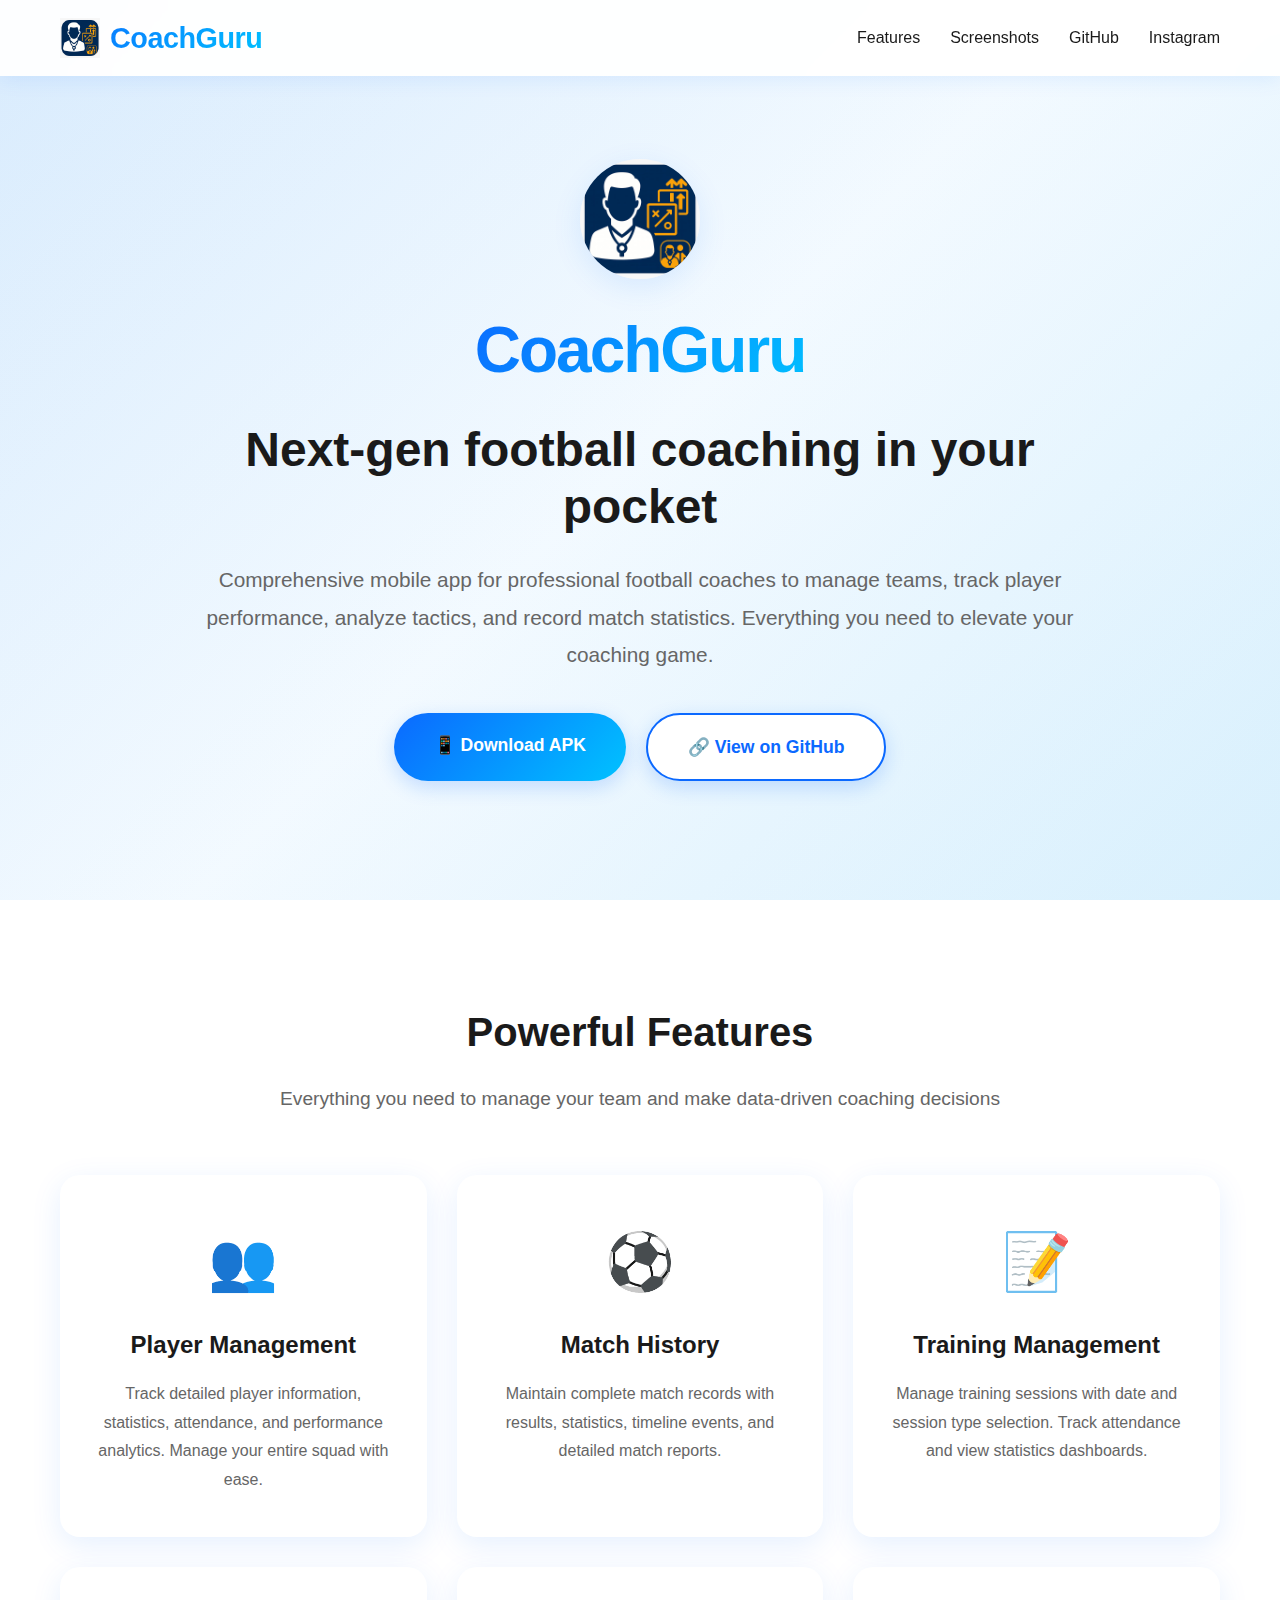
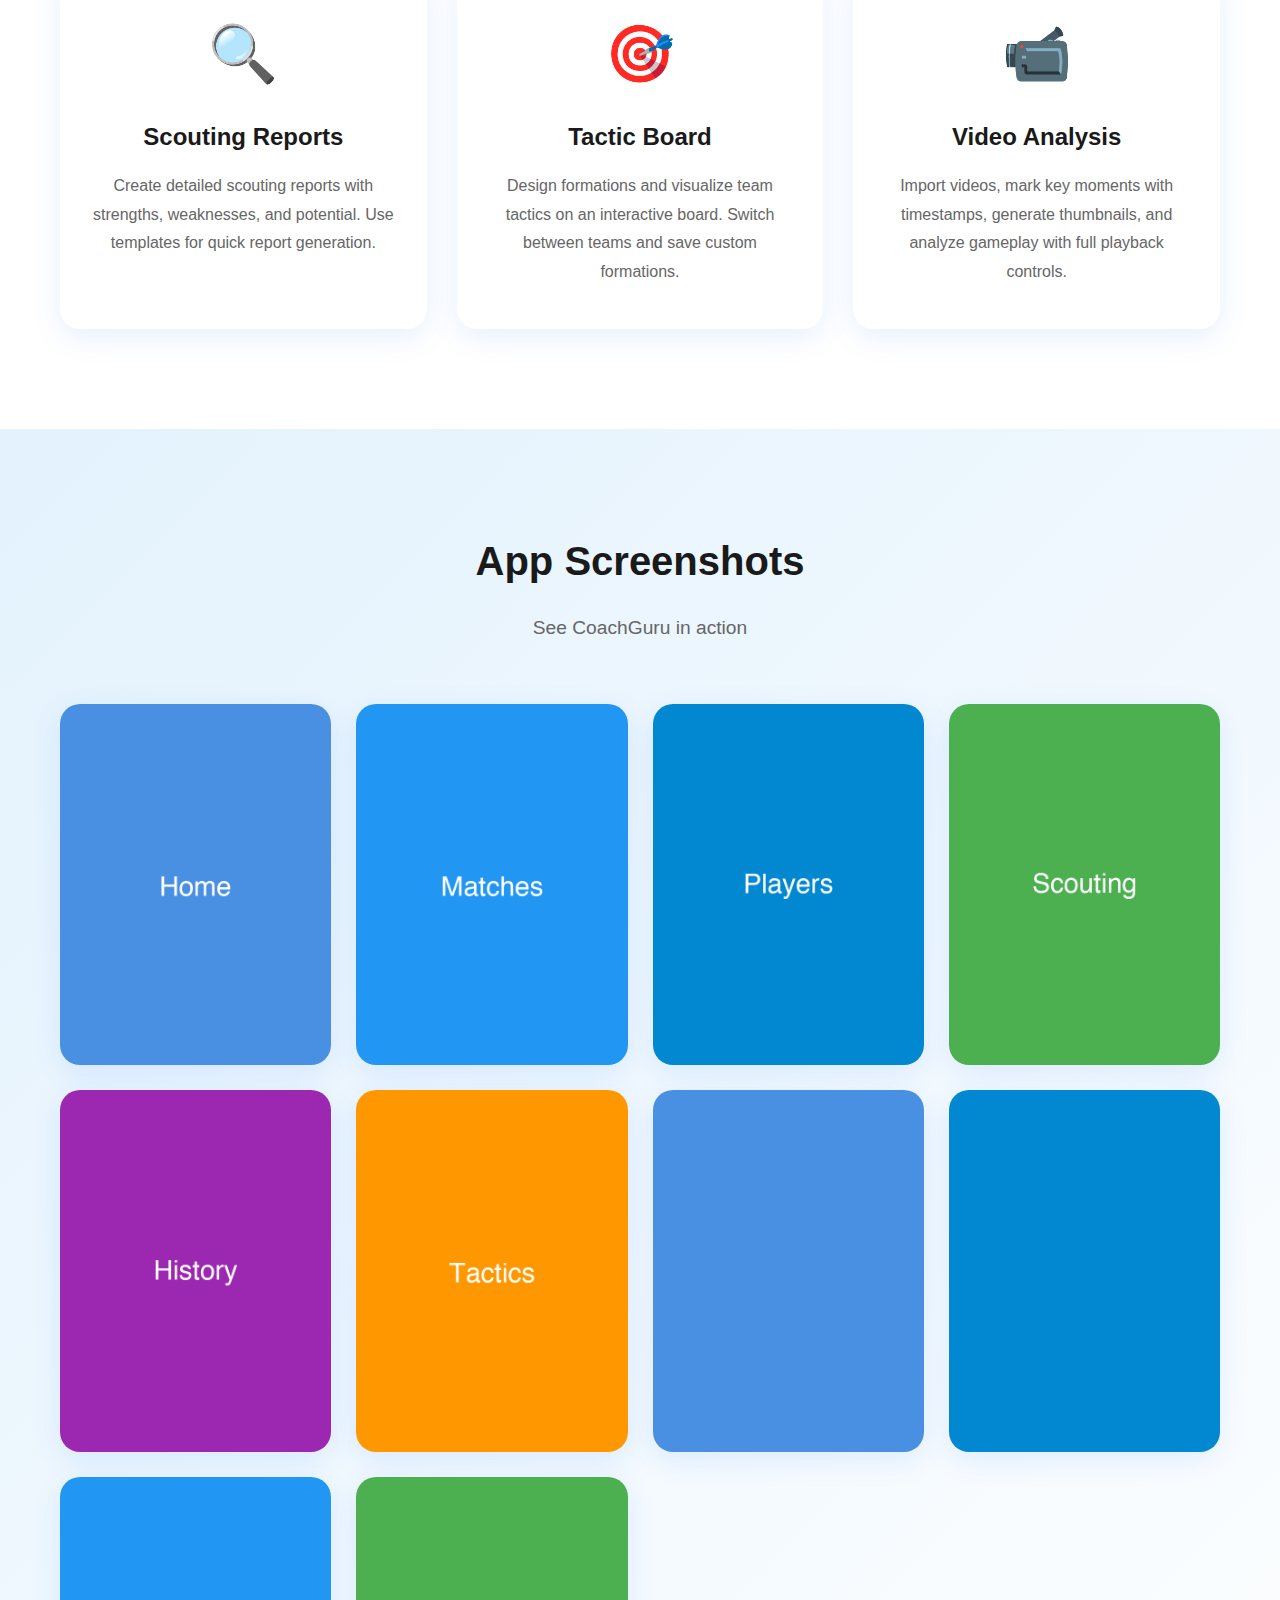
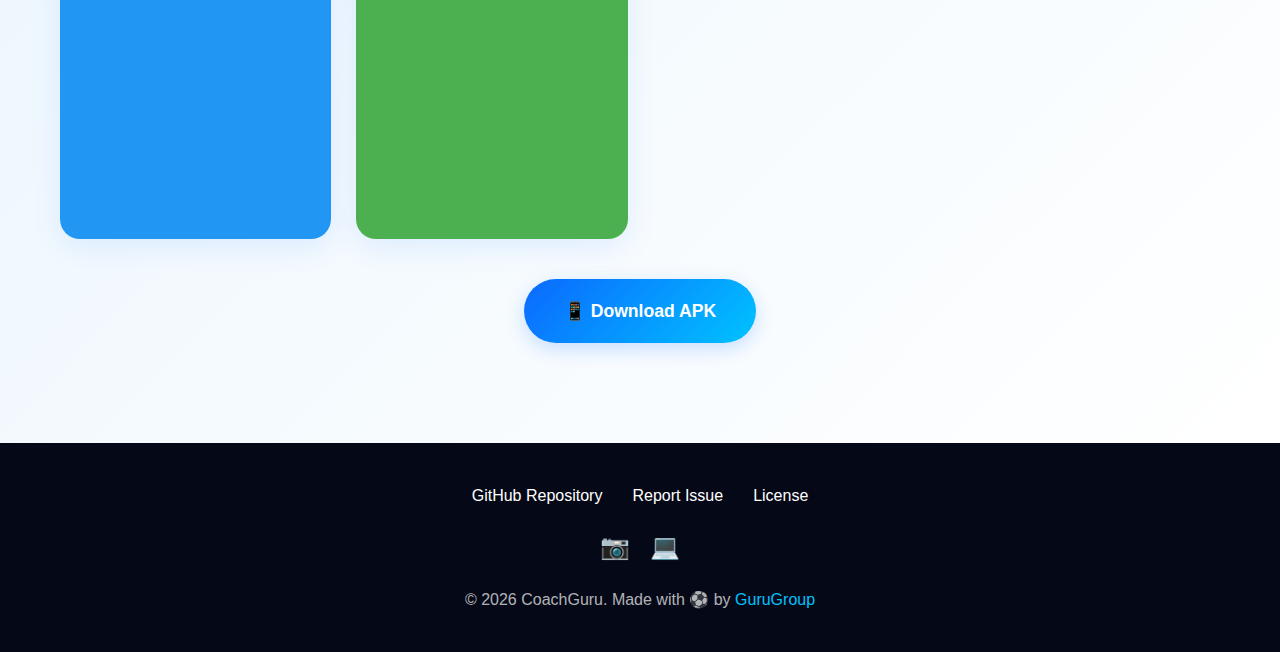
<file: docs/index.html>
<!DOCTYPE html>
<html lang="en">
<head>
    <meta charset="UTF-8">
    <meta name="viewport" content="width=device-width, initial-scale=1.0">
    
    <!-- Favicon -->
    <link rel="icon" type="image/png" href="assets/logo/favicon.png?v=2">
    <link rel="shortcut icon" href="assets/logo/favicon.ico?v=2">
    <link rel="apple-touch-icon" href="assets/logo/coachguru_logo.png?v=2">
    
    <!-- Primary Meta Tags -->
    <title>CoachGuru – Football Coaching App</title>
    <meta name="title" content="CoachGuru – Football Coaching App">
    <meta name="description" content="CoachGuru – Next-gen football coaching app. Manage players, track matches, create scouting reports, design tactics, and analyze videos.">
    <meta name="keywords" content="CoachGuru, football coaching app, player management, scouting app, tactic board, match history">
    <meta name="author" content="CoachGuru">
    <meta name="robots" content="index, follow">
    <meta name="language" content="English">
    <meta name="revisit-after" content="7 days">
    
    <!-- Open Graph / Facebook -->
    <meta property="og:type" content="website">
    <meta property="og:url" content="https://gurugroup-de.github.io/coachguru-app/">
    <meta property="og:title" content="CoachGuru – Football Coaching App">
    <meta property="og:description" content="CoachGuru – Next-gen football coaching app. Manage players, track matches, create scouting reports, design tactics, and analyze videos.">
    <meta property="og:image" content="https://gurugroup-de.github.io/coachguru-app/images/og-image.png">
    <meta property="og:image:width" content="1200">
    <meta property="og:image:height" content="630">
    <meta property="og:site_name" content="CoachGuru">
    
    <!-- Twitter -->
    <meta name="twitter:card" content="summary_large_image">
    <meta name="twitter:url" content="https://gurugroup-de.github.io/coachguru-app/">
    <meta name="twitter:title" content="CoachGuru – Football Coaching App">
    <meta name="twitter:description" content="CoachGuru – Next-gen football coaching app. Manage players, track matches, create scouting reports, design tactics, and analyze videos.">
    <meta name="twitter:image" content="https://gurugroup-de.github.io/coachguru-app/images/og-image.png">
    
    <!-- Structured Data (JSON-LD) -->
    <script type="application/ld+json">
    {
      "@context": "https://schema.org",
      "@type": "WebSite",
      "name": "CoachGuru",
      "alternateName": "CoachGuru Football Coaching App",
      "url": "https://gurugroup-de.github.io/coachguru-app/",
      "description": "Next-gen football coaching app for managing players, tracking matches, creating scouting reports, designing tactics, and analyzing videos.",
      "publisher": {
        "@type": "Organization",
        "name": "CoachGuru",
        "logo": {
          "@type": "ImageObject",
          "url": "https://gurugroup-de.github.io/coachguru-app/assets/logo/coachguru_logo.png"
        },
        "url": "https://github.com/GuruGroup-de/coachguru-app",
        "sameAs": [
          "https://www.instagram.com/coachguru1",
          "https://github.com/GuruGroup-de/coachguru-app"
        ]
      },
      "potentialAction": {
        "@type": "SearchAction",
        "target": "https://gurugroup-de.github.io/coachguru-app/?q={search_term_string}",
        "query-input": "required name=search_term_string"
      }
    }
    </script>
    <script type="application/ld+json">
    {
      "@context": "https://schema.org",
      "@type": "MobileApplication",
      "name": "CoachGuru",
      "applicationCategory": "SportsApplication",
      "operatingSystem": "Android, iOS",
      "offers": {
        "@type": "Offer",
        "price": "0",
        "priceCurrency": "USD"
      },
      "description": "Professional football coaching app for managing teams, tracking player performance, analyzing tactics, and recording match statistics.",
      "screenshot": [
        "https://gurugroup-de.github.io/coachguru-app/screenshots/home.png",
        "https://gurugroup-de.github.io/coachguru-app/screenshots/players.png",
        "https://gurugroup-de.github.io/coachguru-app/screenshots/scouting.png"
      ],
      "aggregateRating": {
        "@type": "AggregateRating",
        "ratingValue": "4.8",
        "ratingCount": "150"
      }
    }
    </script>
    <script type="application/ld+json">
    {
      "@context": "https://schema.org",
      "@type": "Organization",
      "name": "CoachGuru",
      "url": "https://gurugroup-de.github.io/coachguru-app/",
      "logo": "https://gurugroup-de.github.io/coachguru-app/branding/coachguru-logo.png",
      "contactPoint": {
        "@type": "ContactPoint",
        "contactType": "Customer Support",
        "url": "https://github.com/GuruGroup-de/coachguru-app/issues"
      },
      "sameAs": [
        "https://www.instagram.com/coachguru1",
        "https://github.com/GuruGroup-de/coachguru-app"
      ]
    }
    </script>
    <style>
        *{margin:0;padding:0;box-sizing:border-box}
        :root{--main-blue:#0b69ff;--light-blue:#00c2ff;--dark-blue:#1a2a6c;--dark:#050816;--white:#FFFFFF;--text-dark:#1A1A1A;--text-light:#666666;--shadow:rgba(11,105,255,0.2);--shadow-light:rgba(11,105,255,0.1)}
        html{scroll-behavior:smooth}
        body{font-family:-apple-system,BlinkMacSystemFont,'Segoe UI',Roboto,'Helvetica Neue',Arial,sans-serif;line-height:1.6;color:var(--text-dark);background:linear-gradient(135deg,#E3F2FD 0%,var(--white) 50%,#E3F2FD 100%);background-attachment:fixed;overflow-x:hidden}
        .container{max-width:1200px;margin:0 auto;padding:0 20px}
        header{position:fixed;top:0;left:0;right:0;background:rgba(255,255,255,0.95);backdrop-filter:blur(10px);box-shadow:0 2px 20px var(--shadow-light);z-index:1000;padding:15px 0;transition:all 0.3s ease}
        nav{display:flex;justify-content:space-between;align-items:center}
        .logo{display:flex;align-items:center;gap:10px;font-size:1.8rem;font-weight:700;background:linear-gradient(135deg,var(--main-blue) 0%,var(--light-blue) 100%);-webkit-background-clip:text;-webkit-text-fill-color:transparent;background-clip:text;text-decoration:none;letter-spacing:-0.5px}
        .logo img{width:40px;height:40px;object-fit:contain}
        .nav-links{display:flex;gap:30px;list-style:none}
        .nav-links a{color:var(--text-dark);text-decoration:none;font-weight:500;transition:color 0.3s ease}
        .nav-links a:hover{color:var(--main-blue)}
        .hero{min-height:100vh;display:flex;align-items:center;justify-content:center;text-align:center;padding:120px 20px 80px;position:relative;overflow:hidden}
        .hero::before{content:'';position:absolute;top:0;left:0;right:0;bottom:0;background:linear-gradient(135deg,var(--main-blue) 0%,var(--light-blue) 100%);opacity:0.05;z-index:-1}
        .hero-content{animation:fadeInUp 1s ease-out;max-width:900px;width:100%;margin:0 auto}
        .hero-logo{display:flex;flex-direction:column;align-items:center;gap:20px;margin-bottom:20px;animation:fadeIn 1.2s ease-out}
        .hero-logo img{width:120px;height:120px;object-fit:contain;border-radius:50%;box-shadow:0 8px 30px var(--shadow-light)}
        .hero-logo-text{font-size:4rem;font-weight:700;background:linear-gradient(135deg,var(--main-blue) 0%,var(--light-blue) 100%);-webkit-background-clip:text;-webkit-text-fill-color:transparent;background-clip:text;letter-spacing:-2px}
        .hero-title{font-size:3rem;font-weight:700;color:var(--text-dark);margin-bottom:25px;line-height:1.2;animation:fadeInUp 1s ease-out 0.2s both}
        .hero-subtext{font-size:1.3rem;color:var(--text-light);margin-bottom:40px;line-height:1.8;animation:fadeInUp 1s ease-out 0.4s both}
        .cta-buttons{display:flex;gap:20px;justify-content:center;flex-wrap:wrap;animation:fadeInUp 1s ease-out 0.6s both;width:100%}
        .btn{display:inline-block;padding:18px 40px;border-radius:50px;text-decoration:none;font-weight:600;font-size:1.1rem;transition:all 0.3s ease;box-shadow:0 6px 20px var(--shadow);border:none;cursor:pointer}
        .btn-primary{background:linear-gradient(135deg,var(--main-blue) 0%,var(--light-blue) 100%);color:var(--white)}
        .btn-primary:hover{transform:translateY(-3px);box-shadow:0 10px 30px var(--shadow)}
        .btn-secondary{background:var(--white);color:var(--main-blue);border:2px solid var(--main-blue)}
        .btn-secondary:hover{background:var(--light-blue);color:var(--white);transform:translateY(-3px)}
        .features,.screenshots{padding:100px 0}
        .features{background:var(--white)}
        .screenshots{background:linear-gradient(135deg,#E3F2FD 0%,var(--white) 100%)}
        .section-title{text-align:center;font-size:2.5rem;font-weight:700;color:var(--text-dark);margin-bottom:20px;animation:fadeInUp 0.8s ease-out}
        .section-subtitle{text-align:center;font-size:1.2rem;color:var(--text-light);margin-bottom:60px;animation:fadeInUp 0.8s ease-out 0.2s both}
        .features-grid,.screenshots-grid{display:grid;gap:30px;margin-top:50px}
        .features-grid{grid-template-columns:repeat(auto-fit,minmax(300px,1fr))}
        .screenshots-grid{grid-template-columns:repeat(auto-fit,minmax(250px,1fr));gap:25px}
        .feature-card,.screenshot-card{background:var(--white);border-radius:20px;text-align:center;box-shadow:0 8px 30px var(--shadow-light);transition:all 0.4s ease;animation:fadeInUp 0.8s ease-out both}
        .feature-card{padding:40px 30px;border:2px solid transparent}
        .feature-card:nth-child(1){animation-delay:0.1s}
        .feature-card:nth-child(2){animation-delay:0.2s}
        .feature-card:nth-child(3){animation-delay:0.3s}
        .feature-card:nth-child(4){animation-delay:0.4s}
        .feature-card:nth-child(5){animation-delay:0.5s}
        .feature-card:nth-child(6){animation-delay:0.6s}
        .feature-card:hover{transform:translateY(-10px);box-shadow:0 15px 40px var(--shadow);border-color:var(--main-blue)}
        .feature-icon{font-size:3.5rem;margin-bottom:20px;display:block}
        .feature-card h3{font-size:1.5rem;color:var(--text-dark);margin-bottom:15px;font-weight:600}
        .feature-card p{color:var(--text-light);line-height:1.8}
        .screenshot-card{padding:0;overflow:hidden;position:relative}
        .screenshot-img{width:100%;height:auto;display:block;transition:transform 0.4s ease}
        .screenshot-card:hover .screenshot-img{transform:scale(1.05)}
        .screenshot-placeholder{width:100%;height:400px;background:linear-gradient(135deg,var(--main-blue) 0%,var(--light-blue) 100%);display:flex;align-items:center;justify-content:center;color:var(--white);font-size:1.2rem;font-weight:600}
        footer{background:var(--dark);color:var(--white);text-align:center;padding:40px 20px}
        .footer-content{max-width:1200px;margin:0 auto}
        .footer-links{display:flex;justify-content:center;gap:30px;margin-bottom:20px;flex-wrap:wrap}
        .footer-links a{color:var(--white);text-decoration:none;transition:color 0.3s ease}
        .footer-links a:hover{color:var(--light-blue)}
        .social-links{display:flex;justify-content:center;gap:20px;margin-top:20px}
        .social-links a{color:var(--white);font-size:1.5rem;text-decoration:none;transition:transform 0.3s ease}
        .social-links a:hover{transform:translateY(-3px);color:var(--light-blue)}
        @keyframes fadeIn{from{opacity:0}to{opacity:1}}
        @keyframes fadeInUp{from{opacity:0;transform:translateY(30px)}to{opacity:1;transform:translateY(0)}}
        @media(max-width:768px){.hero-title{font-size:2rem}.hero-subtext{font-size:1.1rem}.section-title{font-size:2rem}.nav-links{display:none}.cta-buttons{flex-direction:column;align-items:stretch}.btn{width:100%;text-align:center}.features-grid,.screenshots-grid{grid-template-columns:1fr}}
    </style>
</head>
<body>
    <header>
        <nav class="container">
            <a href="#" class="logo">
                <img src="assets/logo/coachguru_logo.png?v=2" alt="CoachGuru Logo" />
                <span>CoachGuru</span>
            </a>
            <ul class="nav-links">
                <li><a href="#features">Features</a></li>
                <li><a href="#screenshots">Screenshots</a></li>
                <li><a href="https://github.com/GuruGroup-de/coachguru-app" target="_blank" rel="noopener noreferrer">GitHub</a></li>
                <li><a href="https://www.instagram.com/coachguru1" target="_blank" rel="noopener noreferrer">Instagram</a></li>
            </ul>
        </nav>
    </header>

    <section class="hero">
        <div class="hero-content">
            <div class="hero-logo">
                <img src="assets/logo/coachguru_logo.png?v=2" alt="CoachGuru Logo" />
                <div class="hero-logo-text">CoachGuru</div>
            </div>
            <h1 class="hero-title">Next-gen football coaching in your pocket</h1>
            <p class="hero-subtext">Comprehensive mobile app for professional football coaches to manage teams, track player performance, analyze tactics, and record match statistics. Everything you need to elevate your coaching game.</p>
            <div class="cta-buttons">
                <a href="apk/coachguru-latest.apk" class="btn btn-primary" download>📱 Download APK</a>
                <a href="https://github.com/GuruGroup-de/coachguru-app" class="btn btn-secondary" target="_blank" rel="noopener noreferrer">🔗 View on GitHub</a>
            </div>
        </div>
    </section>

    <section class="features" id="features">
        <div class="container">
            <h2 class="section-title">Powerful Features</h2>
            <p class="section-subtitle">Everything you need to manage your team and make data-driven coaching decisions</p>
            <div class="features-grid">
                <div class="feature-card">
                    <span class="feature-icon">👥</span>
                    <h3>Player Management</h3>
                    <p>Track detailed player information, statistics, attendance, and performance analytics. Manage your entire squad with ease.</p>
                </div>
                <div class="feature-card">
                    <span class="feature-icon">⚽</span>
                    <h3>Match History</h3>
                    <p>Maintain complete match records with results, statistics, timeline events, and detailed match reports.</p>
                </div>
                <div class="feature-card">
                    <span class="feature-icon">📝</span>
                    <h3>Training Management</h3>
                    <p>Manage training sessions with date and session type selection. Track attendance and view statistics dashboards.</p>
                </div>
                <div class="feature-card">
                    <span class="feature-icon">🔍</span>
                    <h3>Scouting Reports</h3>
                    <p>Create detailed scouting reports with strengths, weaknesses, and potential. Use templates for quick report generation.</p>
                </div>
                <div class="feature-card">
                    <span class="feature-icon">🎯</span>
                    <h3>Tactic Board</h3>
                    <p>Design formations and visualize team tactics on an interactive board. Switch between teams and save custom formations.</p>
                </div>
                <div class="feature-card">
                    <span class="feature-icon">📹</span>
                    <h3>Video Analysis</h3>
                    <p>Import videos, mark key moments with timestamps, generate thumbnails, and analyze gameplay with full playback controls.</p>
                </div>
            </div>
        </div>
    </section>

    <section class="screenshots" id="screenshots">
        <div class="container">
            <h2 class="section-title">App Screenshots</h2>
            <p class="section-subtitle">See CoachGuru in action</p>
            <div class="screenshots-grid" id="screenshots-container">
                <div class="screenshot-placeholder" style="display:flex;width:100%;height:200px;align-items:center;justify-content:center;color:var(--text-light);">
                    Loading screenshots...
                </div>
            </div>
            <div style="text-align:center;margin-top:40px;">
                <a href="apk/coachguru-latest.apk" class="btn btn-primary" download>📱 Download APK</a>
            </div>
        </div>
    </section>

    <footer>
        <div class="footer-content">
            <div class="footer-links">
                <a href="https://github.com/GuruGroup-de/coachguru-app" target="_blank" rel="noopener noreferrer">GitHub Repository</a>
                <a href="https://github.com/GuruGroup-de/coachguru-app/issues" target="_blank" rel="noopener noreferrer">Report Issue</a>
                <a href="https://github.com/GuruGroup-de/coachguru-app/blob/main/LICENSE" target="_blank" rel="noopener noreferrer">License</a>
            </div>
            <div class="social-links">
                <a href="https://www.instagram.com/coachguru1" target="_blank" rel="noopener noreferrer" aria-label="Instagram">📷</a>
                <a href="https://github.com/GuruGroup-de/coachguru-app" target="_blank" rel="noopener noreferrer" aria-label="GitHub">💻</a>
            </div>
            <p style="margin-top:20px;color:rgba(255,255,255,0.7);">&copy; <span id="current-year"></span> CoachGuru. Made with ⚽ by <a href="https://github.com/GuruGroup-de" target="_blank" rel="noopener noreferrer" style="color:var(--light-blue);text-decoration:none;">GuruGroup</a></p>
        </div>
    </footer>

    <script>
        document.getElementById('current-year').textContent = new Date().getFullYear();
        
        // Dynamic screenshot loading
        (function() {
            const screenshotsContainer = document.getElementById('screenshots-container');
            const screenshotPaths = [
                'screenshots/home.png',
                'screenshots/players.png',
                'screenshots/scouting.png',
                'screenshots/matches.png',
                'screenshots/history.png',
                'screenshots/tactics.png',
                'images/home.png',
                'images/players.png',
                'images/scouting.png',
                'images/matches.png'
            ];
            
            const loadedImages = [];
            let loadedCount = 0;
            
            function createScreenshotCard(src, alt) {
                const card = document.createElement('div');
                card.className = 'screenshot-card';
                card.style.opacity = '0';
                card.style.transform = 'translateY(20px)';
                
                const img = document.createElement('img');
                img.src = src;
                img.alt = alt;
                img.className = 'screenshot-img';
                img.style.borderRadius = '12px';
                img.onload = function() {
                    loadedCount++;
                    card.style.transition = 'opacity 0.5s ease, transform 0.5s ease';
                    card.style.opacity = '1';
                    card.style.transform = 'translateY(0)';
                    if (loadedCount === loadedImages.length) {
                        screenshotsContainer.querySelector('.screenshot-placeholder')?.remove();
                    }
                };
                img.onerror = function() {
                    this.style.display = 'none';
                    const placeholder = document.createElement('div');
                    placeholder.className = 'screenshot-placeholder';
                    placeholder.textContent = alt || 'Screenshot';
                    card.appendChild(placeholder);
                };
                
                card.appendChild(img);
                return card;
            }
            
            // Try to load screenshots from multiple possible paths
            screenshotPaths.forEach((path, index) => {
                const img = new Image();
                img.onload = function() {
                    if (!loadedImages.find(item => item.src === path)) {
                        const alt = path.split('/').pop().replace('.png', '').replace(/-/g, ' ').replace(/\b\w/g, l => l.toUpperCase());
                        loadedImages.push({ src: path, alt: alt });
                        
                        if (loadedImages.length === 1) {
                            screenshotsContainer.innerHTML = '';
                        }
                        screenshotsContainer.appendChild(createScreenshotCard(path, alt));
                    }
                };
                img.src = path;
            });
            
            // Fallback: if no images load after 3 seconds, show placeholder
            setTimeout(function() {
                if (loadedImages.length === 0 && screenshotsContainer.querySelector('.screenshot-placeholder')) {
                    screenshotsContainer.innerHTML = '<div class="screenshot-placeholder" style="display:flex;width:100%;height:200px;align-items:center;justify-content:center;color:var(--text-light);">Screenshots will be available after deployment</div>';
                }
            }, 3000);
        })();
    </script>
</body>
</html>
</file>
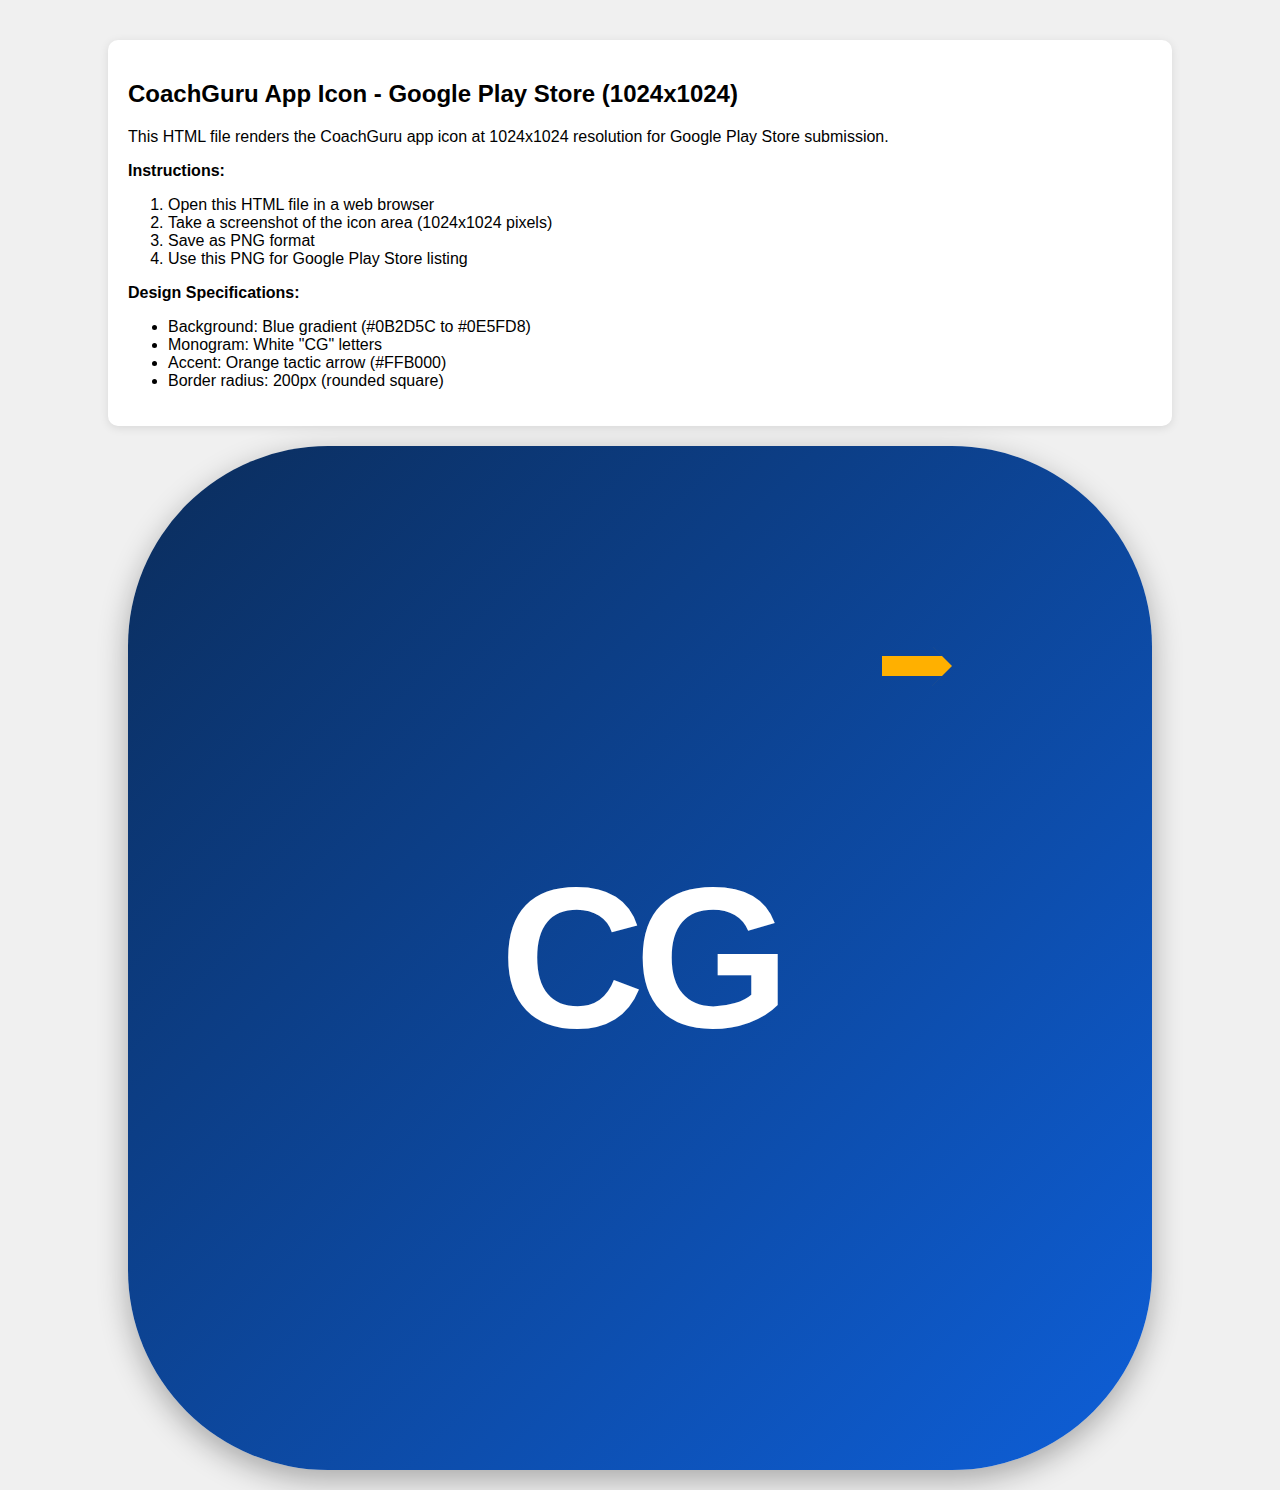
<file: assets/icon/coachguru_play_store.html>
<!DOCTYPE html>
<html>
<head>
    <title>CoachGuru App Icon - 1024x1024</title>
    <style>
        body {
            margin: 0;
            padding: 20px;
            background: #f0f0f0;
            font-family: Arial, sans-serif;
        }
        .icon-container {
            width: 1024px;
            height: 1024px;
            margin: 0 auto;
            background: linear-gradient(135deg, #0B2D5C 0%, #0E5FD8 100%);
            border-radius: 200px;
            position: relative;
            box-shadow: 0 10px 30px rgba(0,0,0,0.3);
        }
        .monogram {
            position: absolute;
            top: 50%;
            left: 50%;
            transform: translate(-50%, -50%);
            color: white;
            font-size: 200px;
            font-weight: bold;
            font-family: Arial, sans-serif;
            letter-spacing: -10px;
        }
        .arrow {
            position: absolute;
            top: 200px;
            right: 200px;
            width: 80px;
            height: 80px;
        }
        .arrow-path {
            fill: #FFB000;
        }
        .instructions {
            max-width: 1024px;
            margin: 20px auto;
            padding: 20px;
            background: white;
            border-radius: 10px;
            box-shadow: 0 2px 10px rgba(0,0,0,0.1);
        }
    </style>
</head>
<body>
    <div class="instructions">
        <h2>CoachGuru App Icon - Google Play Store (1024x1024)</h2>
        <p>This HTML file renders the CoachGuru app icon at 1024x1024 resolution for Google Play Store submission.</p>
        <p><strong>Instructions:</strong></p>
        <ol>
            <li>Open this HTML file in a web browser</li>
            <li>Take a screenshot of the icon area (1024x1024 pixels)</li>
            <li>Save as PNG format</li>
            <li>Use this PNG for Google Play Store listing</li>
        </ol>
        <p><strong>Design Specifications:</strong></p>
        <ul>
            <li>Background: Blue gradient (#0B2D5C to #0E5FD8)</li>
            <li>Monogram: White "CG" letters</li>
            <li>Accent: Orange tactic arrow (#FFB000)</li>
            <li>Border radius: 200px (rounded square)</li>
        </ul>
    </div>
    
    <div class="icon-container">
        <div class="monogram">CG</div>
        <svg class="arrow" viewBox="0 0 80 80">
            <path class="arrow-path" d="M10,10 L70,10 L60,0 L80,20 L60,40 L70,30 L10,30 Z"/>
            <circle class="arrow-path" cx="30" cy="20" r="8"/>
        </svg>
    </div>
</body>
</html>
</file>
